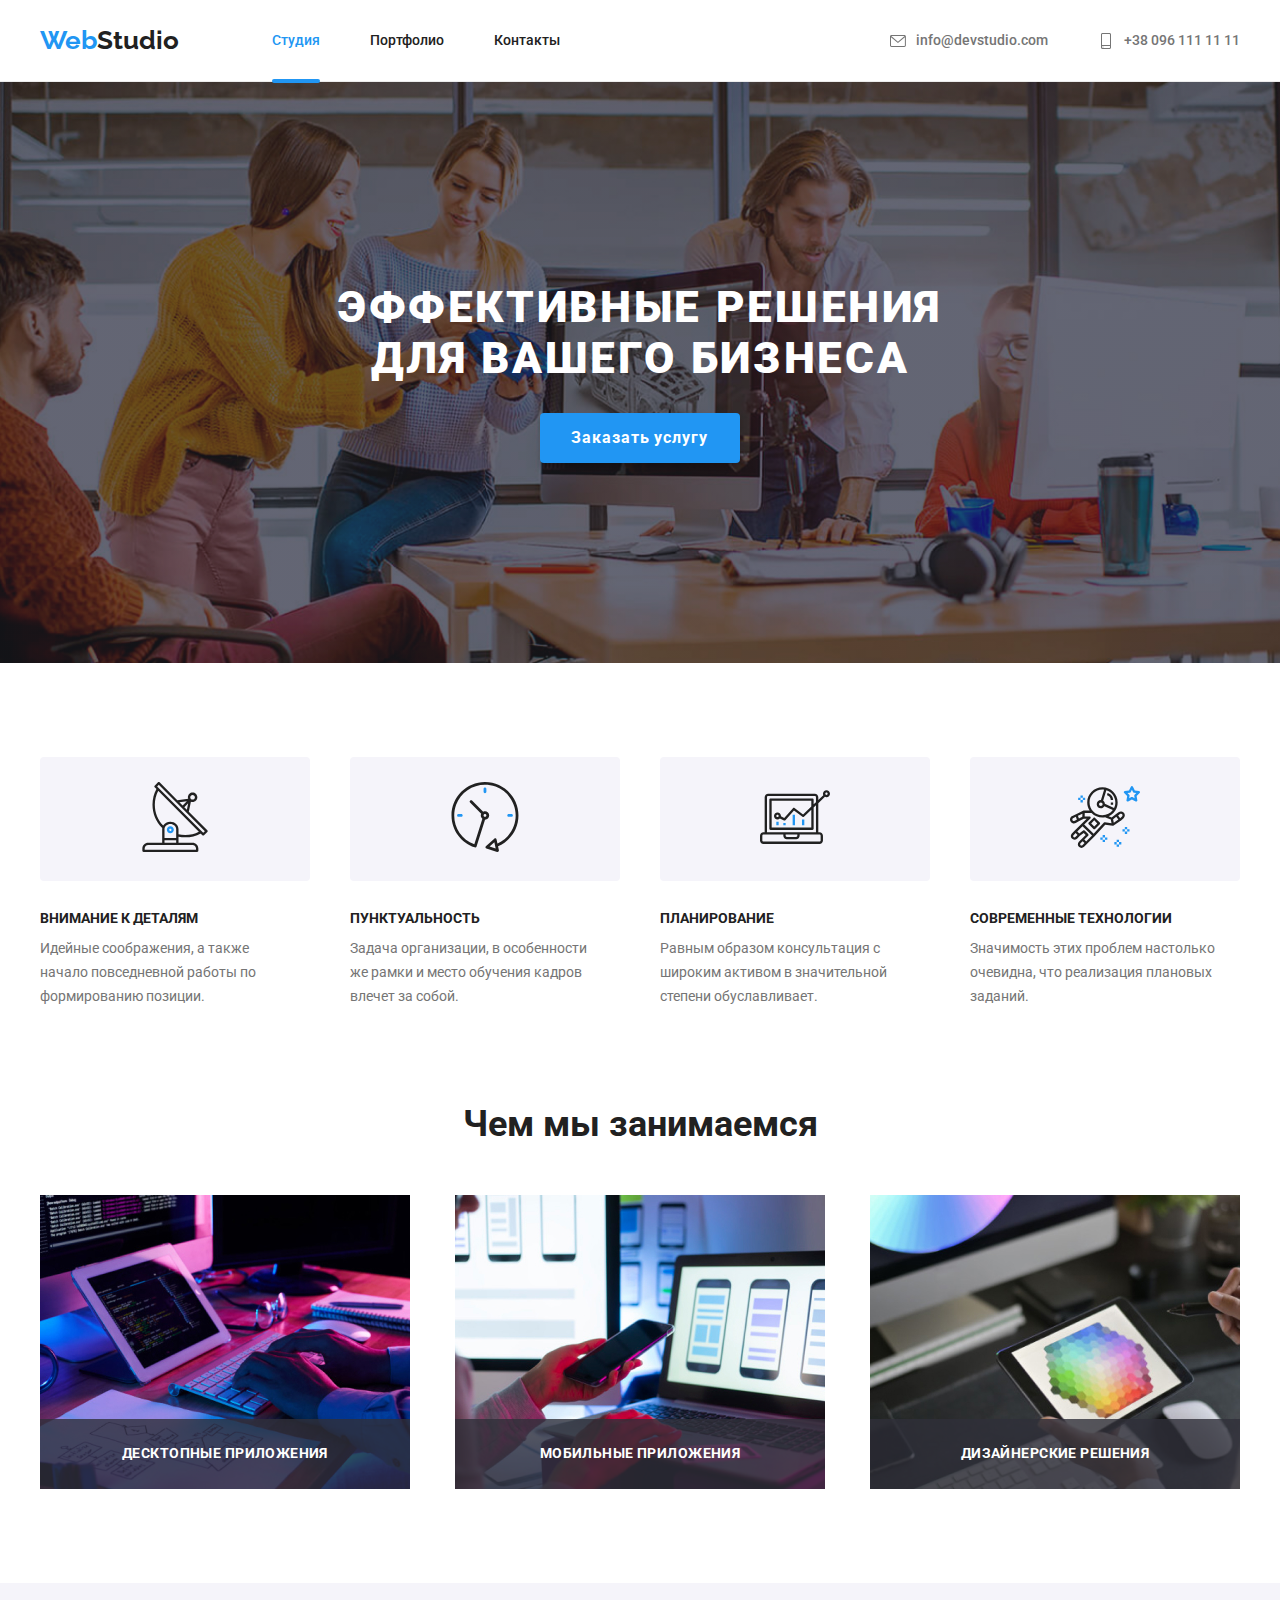
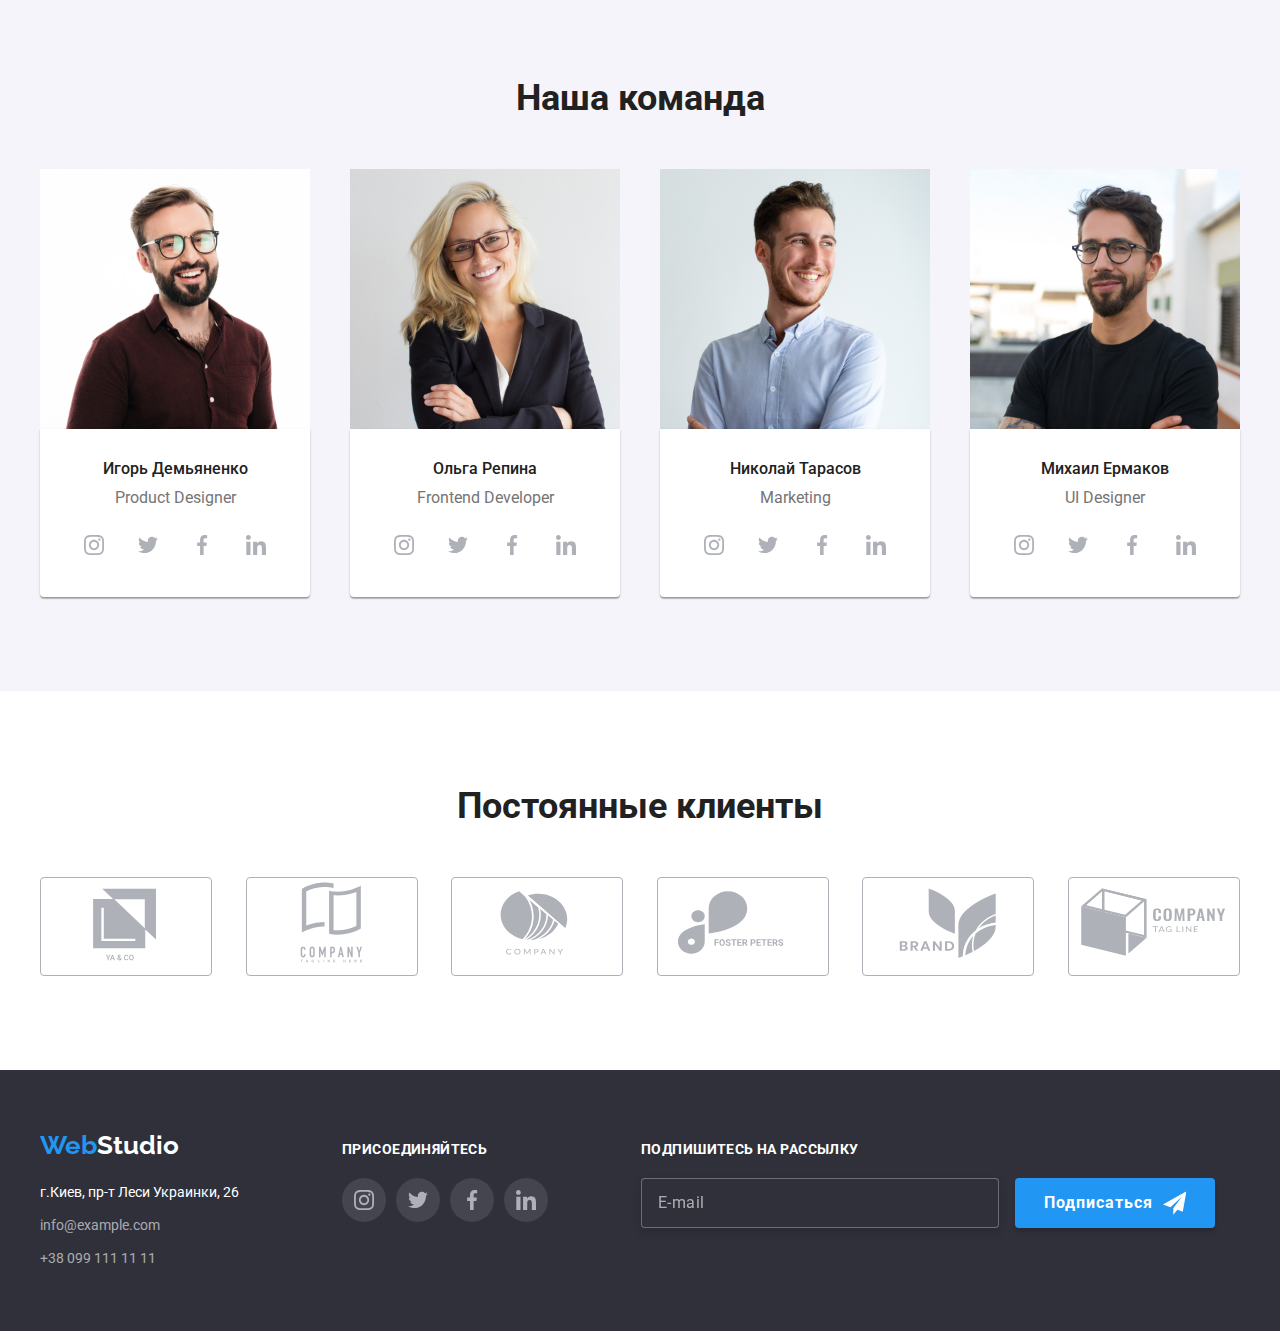
<file: index.html>
<!DOCTYPE html>
<html lang="ru">

<head>
    <meta charset="UTF-8">
    <meta http-equiv="X-UA-Compatible" content="IE=edge">
    <meta name="viewport" content="width=device-width, initial-scale=1.0">
    <title>Студия</title>
    <link rel="preconnect" href="https://fonts.googleapis.com">
    <link rel="preconnect" href="https://fonts.gstatic.com" crossorigin>
    <link
        href="https://fonts.googleapis.com/css2?family=Raleway:wght@700&family=Roboto:wght@400;500;700;900&display=swap"
        rel="stylesheet">
    <link rel="stylesheet"
        href="https://cdnjs.cloudflare.com/ajax/libs/modern-normalize/1.1.0/modern-normalize.min.css">
    <!-- <link rel="stylesheet" href="./css/styles.css"> -->
    <link rel="stylesheet" href="./scss/main.css">

</head>

<body>

    <!-- Верхняя линия -->
    <header class="header">
        <div class="container header__container">
            
                <nav class="nav">
                    <a class="logo" href="./index.html"><span class="logo__word">Web</span>Studio</a>
                    <ul class="nav__list">
                        <li class="nav__item nav__item--decor">
                            <a class="nav__link nav__link--activ" href="./index.html">Студия</a>
                        </li>
                        <li class="nav__item">
                            <a class="nav__link" href="./portfolio.html">Портфолио</a>
                        </li>
                        <li class="nav__item">
                            <a class="nav__link" href="#">Контакты</a>
                        </li>
                    </ul>
                </nav>
                
                <ul class="header__contact-list">
                    <li>
                        <a class="header__contact-link" href="mailto:info@devstudio.com">
                        <svg class="header__contact-icon">
                            <use href="./images/spryte.svg#icon-envelope"></use>
                        </svg>info@devstudio.com</a>
                    </li>
                    <li class="header__contact-item">
                        <a class="header__contact-link" href="tel:+380961111111">
                        <svg class="header__contact-icon">
                            <use href="./images/spryte.svg#icon-smartphone"></use>
                        </svg> +38 096 111 11 11</a>

                    </li>
                </ul>
            
        </div>
    </header>


    <main>
        <!-- Шапка -->
        <section class="hero">
            <div class="hero__content">
                <h1 class="hero__header">Эффективные решения для вашего бизнеса</h1>
                <button data-modal-open type="button" class="button hero__button">Заказать услугу</button>
                
                <div  class="backdrop is-hidden" data-modal>
                    <div class="modal"> 
                        <div class="modal__button" data-modal-close></div>
                       <form class="form">
                            <p class="form__header">Оставьте свои данные, мы вам перезвоним</p>

                            <div class="form__container">
                                <label class="form__input-label"  for="contact-us-name">Имя</label>
                                <input class="form__input" type="text" name="username" id="contact-us-name">
                                <span class="form__input-decor-orientation">
                                    <svg class="form__input-decor-icon">
                                    <use href="./images/form.svg#icon-person-black"></use>
                                    </svg> 
                                </span>
                            </div>

                            <div class="form__container">
                                <label class="form__input-label" for="contact-us-tel">Телефон</label>
                                <input class="form__input" type="tel" name="tel" id="contact-us-tel">
                                <span  class="form__input-decor-orientation">
                                    <svg class="form__input-decor-icon">
                                        <use href="./images/form.svg#icon-phone-black"></use>
                                    </svg>
                                </span>
                            </div>

                            <div class="form__container">
                                <label class="form__input-label" for="contact-us-email">Почта</label>
                                <input class="form__input" type="email" name="email" id="contact-us-email">
                                <span  class="form__input-decor-orientation">
                                    <svg class="form__input-decor-icon">
                                        <use href="./images/form.svg#icon-email-black"></use>
                                    </svg>
                                </span>
                            </div>
                            
                            <label class="form__input-label" for="contact-us-feedback">Комментарий</label>
                            <textarea class="form__textarea" name="feedback" id="contact-us-feedback" placeholder="Введите текст"></textarea>
                            
                            <label class="form__checkbox-label" for="checkbox-1">
                                <input class="form__checkbox-input" type="checkbox" id="checkbox-1" />
                                <span class="form__custom-checkbox">
                                    <svg class="form__custom-checkbox-icon">
                                        <use href="./images/form.svg#icon-vector"></use>
                                    </svg> 
                               </span>
                                Соглашаюсь с рассылкой и принимаю <a class="form__checkbox-link" href="#">Условия договора</a>
                            </label>
                            
                            <button class="button form__button" type="submit">Отправить</button>
                       </form>
                    </div> 
                </div>
               
            </div>
        </section>

        <!-- Особенности -->
        <section class="section">
            <div class="container">
                <h2 class="header-hidden">Особенности компании</h2>
                <ul class="advantages">
                    <li>
                        <div class="advantages__itemdecor">
                            <svg class="advantages__itemdecor-icon">
                                <use href="./images/spryte.svg#icon-antenna"></use>
                            </svg>

                        </div>
                        <h3 class="advantages__header">Внимание к деталям</h3>
                        <p class="advantages__description">Идейные соображения, а также <br> начало повседневной работы по
                            формированию позиции.
                        </p>
                    </li>
                    <li>
                        <div class="advantages__itemdecor">
                            <svg class="advantages__itemdecor-icon">
                                <use href="./images/spryte.svg#icon-clock"></use>
                            </svg>
                        </div>
                        <h3 class="advantages__header">Пунктуальность</h3>
                        <p class="advantages__description">Задача организации, в особенности <br> же рамки и место обучения
                            кадров влечет за собой.
                        </p>
                    </li>
                    <li>
                        <div class="advantages__itemdecor">
                            <svg class="advantages__itemdecor-icon">
                                <use href="./images/spryte.svg#icon-diagram"></use>
                            </svg>
                        </div>
                        <h3 class="advantages__header">Планирование</h3>
                        <p class="advantages__description">Равным образом консультация с широким активом в значительной
                            степени обуславливает.
                        </p>
                    </li>
                    <li>
                        <div class="advantages__itemdecor">
                            <svg class="advantages__itemdecor-icon">
                                <use href="./images/spryte.svg#icon-astronaut"></use>
                            </svg>
                        </div>
                        <h3 class="advantages__header">Современные технологии</h3>
                        <p class="advantages__description">Значимость этих проблем настолько очевидна, что реализация
                            плановых заданий.
                        </p>
                    </li>
                </ul>
                <h2 class="sections-header">Чем мы занимаемся</h2>
                
                    <ul class="about-us">
                        <li class="about-us__card">
                            <img src="images/about-us/box-1.jpg" alt="Здесь изображен процесс написания кода"
                                width="370">
                                <p class="about-us__card-text">Десктопные приложения</p>
                        </li>
                        <li class="about-us__card">
                            <img src="images/about-us/box-2.jpg"
                                alt="Здесь изображен процесс адаптации под различные мобильные устройства" width="370">
                                <p class="about-us__card-text">Мобильные приложения</p>
                        </li>
                        <li class="about-us__card">
                            <img src="images/about-us/box-3.jpg"
                                alt="Здесь изображен процесс создания дизайна-выбор цвета из палитры" width="370">
                                <p class="about-us__card-text">Дизайнерские решения</p>
                        </li>
                    </ul>
            </div>
        </section>
        
       
        <!-- Наша команда -->

        <section class="section section--bg-dark">
            <div class="container">
                <h2 class="sections-header">Наша команда</h2>
                <ul class="our-comand">
                    <li class="our-comand__item">
                        <img class="our-comand__image" src="images/cards/card-1.jpg" alt="Фото Игоря Демьяненко" width="270">
                        <div class="our-comand__description">
                            <h3 class="our-comand__name">Игорь Демьяненко</h3>
                            <p class="our-comand__text">Product Designer</p>
                            <ul class="social-list">
                                <li class="social-list__item">
                                    <a class="social-list__link" href="#">
                                        <svg class="social-list__icon">
                                            <use href="./images/spryte.svg#icon-instagram"></use>
                                        </svg>
                                    </a>
                                </li>
                                <li class="social-list__item">
                                    <a class="social-list__link" href="#">
                                        <svg class="social-list__icon">
                                            <use href="./images/spryte.svg#icon-twitter"></use>
                                        </svg>
                                    </a>
                                </li>
                                <li class="social-list__item">
                                    <a class="social-list__link" href="#">
                                        <svg class="social-list__icon">
                                            <use href="./images/spryte.svg#icon-facebook"></use>
                                        </svg>
                                    </a>
                                </li>
                                <li class="social-list__item">
                                    <a class="social-list__link" href="#">
                                        <svg class="social-list__icon">
                                            <use href="./images/spryte.svg#icon-linkedin"></use>
                                        </svg>
                                    </a>
                                </li>
                            </ul>
                        </div>
                    </li>
                    <li class="our-comand__item">
                        <img class="our-comand__image" src="images/cards/card-2.jpg" alt="Фото Олечки Репиной" width="270">
                        <div class="our-comand__description">
                            <h3 class="our-comand__name">Ольга Репина</h3>
                            <p class="our-comand__text">Frontend Developer</p>
                            <ul class="social-list">
                                <li class="social-list__item">
                                    <a class="social-list__link" href="#">
                                        <svg class="social-list__icon">
                                            <use href="./images/spryte.svg#icon-instagram"></use>
                                        </svg>
                                    </a>
                                </li>
                                <li class="social-list__item">
                                    <a class="social-list__link" href="#">
                                        <svg class="social-list__icon">
                                            <use href="./images/spryte.svg#icon-twitter"></use>
                                        </svg>
                                    </a>
                                </li>
                                <li class="social-list__item">
                                    <a class="social-list__link" href="#">
                                        <svg class="social-list__icon">
                                            <use href="./images/spryte.svg#icon-facebook"></use>
                                        </svg>
                                    </a>
                                </li>
                                <li class="social-list__item">
                                    <a class="social-list__link" href="#">
                                        <svg class="social-list__icon">
                                            <use href="./images/spryte.svg#icon-linkedin"></use>
                                        </svg>
                                    </a>
                                </li>
                            </ul>
                        </div>
                    </li>
                    <li class="our-comand__item">
                        <img class="our-comand__image" src="images/cards/card-3.jpg" alt="Фото Николая Тарасова" width="270">
                        <div class="our-comand__description">
                            <h3 class="our-comand__name">Николай Тарасов</h3>
                            <p class="our-comand__text">Marketing</p>
                            <ul class="social-list">
                                <li class="social-list__item">
                                    <a class="social-list__link" href="#">
                                        <svg class="social-list__icon">
                                            <use href="./images/spryte.svg#icon-instagram"></use>
                                        </svg>
                                    </a>
                                </li>
                                <li class="social-list__item">
                                    <a class="social-list__link" href="#">
                                        <svg class="social-list__icon">
                                            <use href="./images/spryte.svg#icon-twitter"></use>
                                        </svg>
                                    </a>
                                </li>
                                <li class="social-list__item">
                                    <a class="social-list__link" href="#">
                                        <svg class="social-list__icon">
                                            <use href="./images/spryte.svg#icon-facebook"></use>
                                        </svg>
                                    </a>
                                </li>
                                <li class="social-list__item">
                                    <a class="social-list__link" href="#">
                                        <svg class="social-list__icon">
                                            <use href="./images/spryte.svg#icon-linkedin"></use>
                                        </svg>
                                    </a>
                                </li>
                            </ul>
                        </div>
                    </li>
                    <li class="our-comand__item">
                        <img class="our-comand__image" src="images/cards/card-4.jpg" alt="Фото Михаила Ермакова" width="270">
                        <div class="our-comand__description">
                            <h3 class="our-comand__name">Михаил Ермаков</h3>
                            <p class="our-comand__text">UI Designer</p>
                            <ul class="social-list">
                                <li class="social-list__item">
                                    <a class="social-list__link" href="#">
                                        <svg class="social-list__icon">
                                            <use href="./images/spryte.svg#icon-instagram"></use>
                                        </svg>
                                    </a>
                                </li>
                                <li class="social-list__item">
                                    <a class="social-list__link" href="#">
                                        <svg class="social-list__icon">
                                            <use href="./images/spryte.svg#icon-twitter"></use>
                                        </svg>
                                    </a>
                                </li>
                                <li class="social-list__item">
                                    <a class="social-list__link" href="#">
                                        <svg class="social-list__icon">
                                            <use href="./images/spryte.svg#icon-facebook"></use>
                                        </svg>
                                    </a>
                                </li>
                                <li class="social-list__item">
                                    <a class="social-list__link" href="#">
                                        <svg class="social-list__icon">
                                            <use href="./images/spryte.svg#icon-linkedin"></use>
                                        </svg>
                                    </a>
                                </li>
                            </ul>
                        </div>
                    </li>
                </ul>
            </div>
        </section>
        
    
        <!-- Наши клиенты -->
        <section class="section">
            <div class="container">
                <h2 class="sections-header">Постоянные клиенты</h2>
                <ul class="our-clients">
                    <li class="our-clients__item">
                        <svg class="our-clients__icon">
                            <use href="./images/spryte.svg#icon-client-1"></use>
                        </svg>
                    </li>
                    <li class="our-clients__item">
                        <svg class="our-clients__icon">
                            <use href="./images/spryte.svg#icon-client-2"></use>
                        </svg>
                    </li>
                    <li class="our-clients__item">
                        <svg class="our-clients__icon">
                            <use href="./images/spryte.svg#icon-client-3"></use>
                        </svg>
                    </li>
                    <li class="our-clients__item">
                        <svg class="our-clients__icon">
                            <use href="./images/spryte.svg#icon-client-4"></use>
                        </svg>
                    </li>
                    <li class="our-clients__item">
                        <svg class="our-clients__icon">
                            <use href="./images/spryte.svg#icon-client-5"></use>
                        </svg>
                    </li>
                    <li class="our-clients__item">
                        <svg class="our-clients__icon">
                            <use href="./images/spryte.svg#icon-client-6"></use>
                        </svg>
                    </li>
                </ul>
            </div>
        </section>

    </main>
    <!-- Подвал -->
    <footer class="footer">
        <div class="container">
            <div class="footer__ferst-box">
                <a class="logo" href="./index.html"><span class="logo__word">Web</span><span
                        class="logo__second-word">Studio</span></a>
                <address class="footer__adress">
                    <a class="footer__adress-link"
                        href="https://www.google.com.ua/maps/place/%D0%B1%D1%83%D0%BB.+%D0%9B%D0%B5%D1%81%D0%B8+%D0%A3%D0%BA%D1%80%D0%B0%D0%B8%D0%BD%D0%BA%D0%B8,+26,+%D0%9A%D0%B8%D0%B5%D0%B2,+02000/@50.4265841,30.5361971,17z/data=!3m1!4b1!4m5!3m4!1s0x40d4cf0e033ecbe9:0x57a4dffefec77da0!8m2!3d50.4265807!4d30.5383858?hl=ru">г.Киев,
                        пр-т Леси Украинки, 26</a>
                    <a class="footer__mail-link" href="mailto:info@devstudio.com">info@example.com</a>
                    <a class="footer__fone-link" href="tel:+380961111111">+38 099 111 11 11</a>
                </address>
            </div>

            <div class="footer__second-box">
                <p class="footer__header">Присоединяйтесь</p>
                <ul class="social-list">
                    <li class="social-list__item">
                        <a class="social-list__link" href="#">
                            <svg class="social-list__icon">
                                <use href="./images/spryte.svg#icon-instagram"></use>
                            </svg>
                        </a>
                    </li>
                    <li class="social-list__item">
                        <a class="social-list__link" href="#">
                            <svg class="social-list__icon">
                                <use href="./images/spryte.svg#icon-twitter"></use>
                            </svg>
                        </a>
                    </li>
                    <li class="social-list__item">
                        <a class="social-list__link" href="#">
                            <svg class="social-list__icon">
                                <use href="./images/spryte.svg#icon-facebook"></use>
                            </svg>
                        </a>
                    </li>
                    <li class="social-list__item">
                        <a class="social-list__link" href="#">
                            <svg class="social-list__icon">
                                <use href="./images/spryte.svg#icon-linkedin"></use>
                            </svg>
                        </a>
                    </li>
                </ul>
            </div>
            <div class="footer__third-box">
                <p class="footer__header">Подпишитесь на рассылку</p>
            
                <input class="footer__email-input" type="email" placeholder="E-mail">
                <button class="button" type="submit">
                        <span class="footer__button-text">Подписаться
                            <svg class="footer__button-icon">
                                <use href="./images/form.svg#icon-send"></use>
                            </svg>
                        </span>  
                </button>
            </div>
        </div>
    </footer>
    <script src="./js/modal.js"></script>
</body>

</html>
</file>
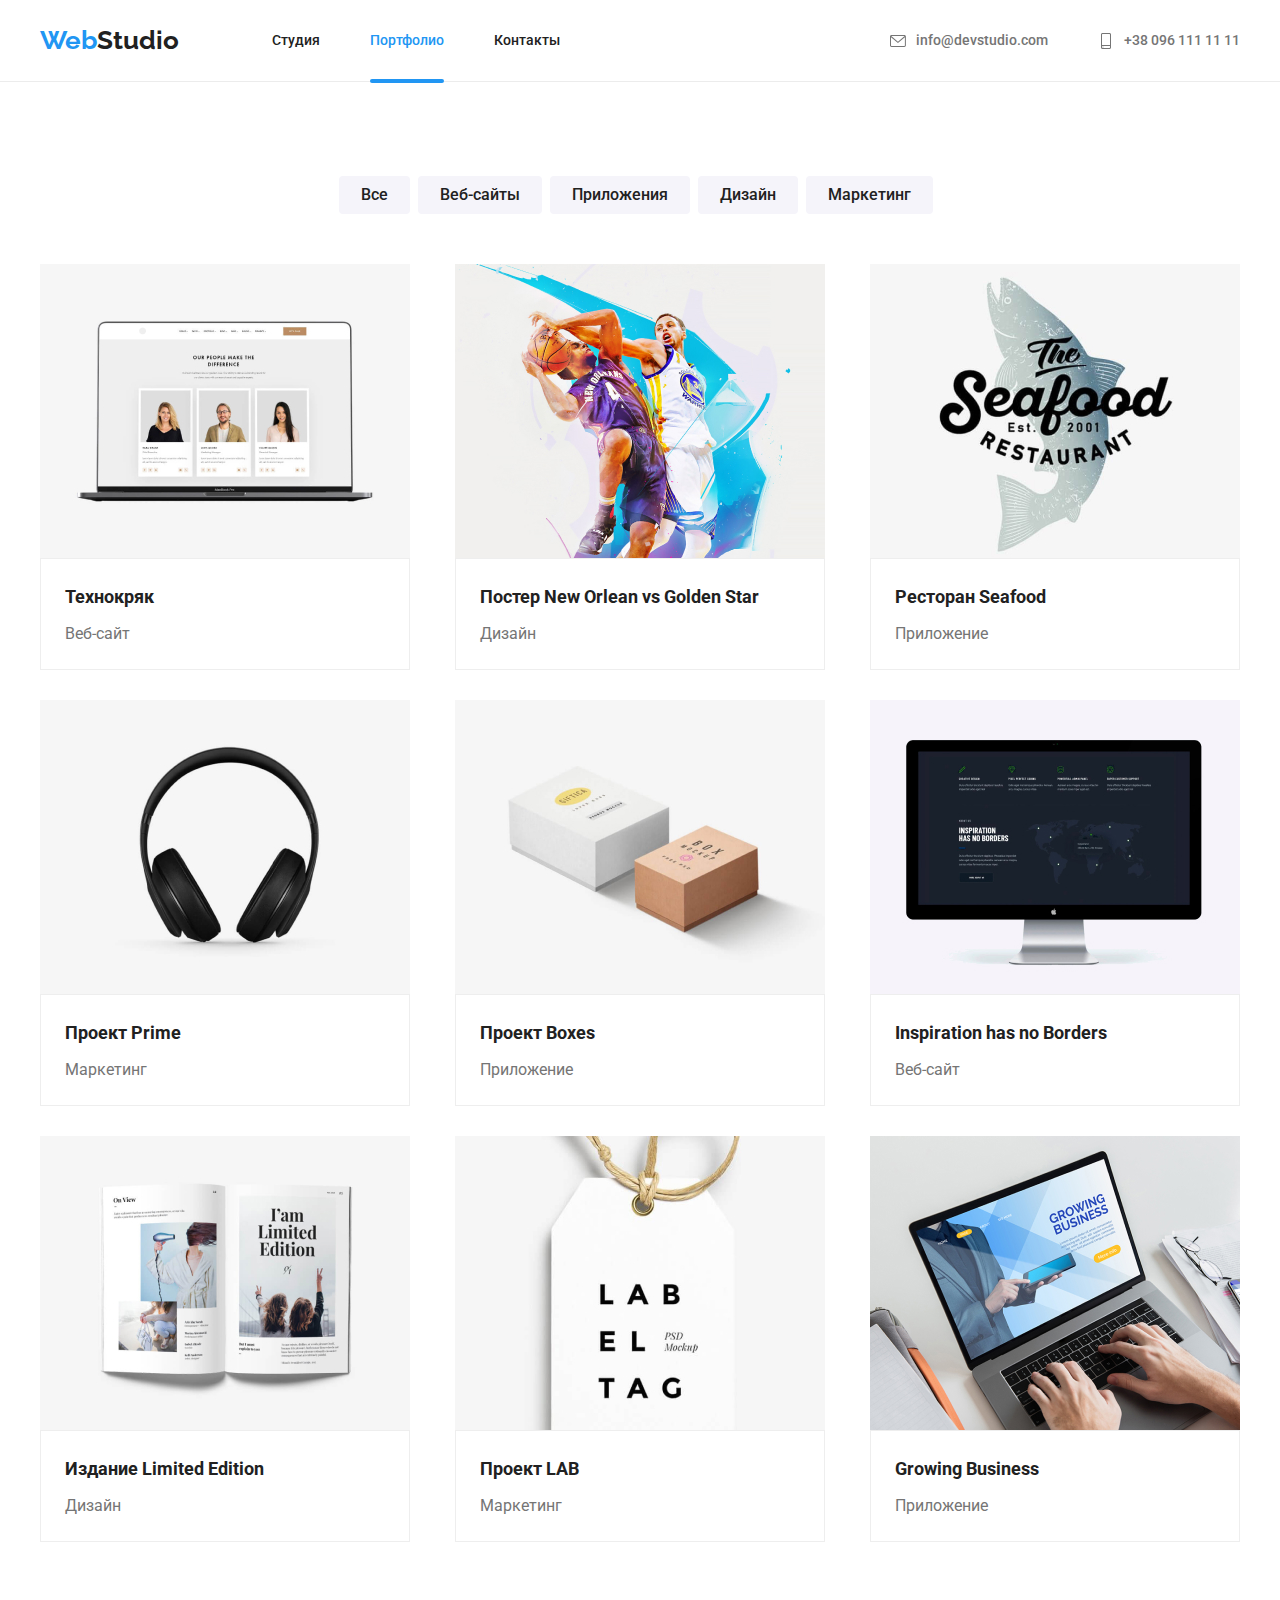
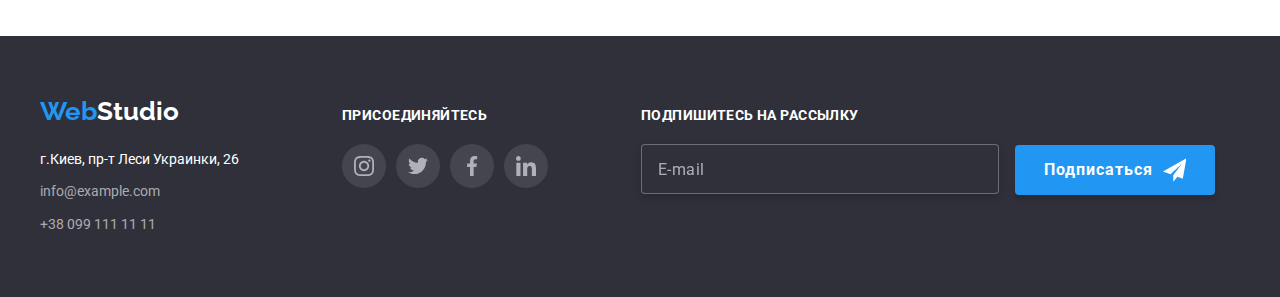
<file: portfolio.html>
<!DOCTYPE html>
<html lang="ru">

<head>
    <meta charset="UTF-8">
    <meta http-equiv="X-UA-Compatible" content="IE=edge">
    <meta name="viewport" content="width=device-width, initial-scale=1.0">
    <title>Портфолио</title>
    <link rel="preconnect" href="https://fonts.googleapis.com">
    <link rel="preconnect" href="https://fonts.gstatic.com" crossorigin>
    <link
        href="https://fonts.googleapis.com/css2?family=Raleway:wght@700&family=Roboto:wght@400;500;700;900&display=swap"
        rel="stylesheet">
    <link rel="stylesheet"
        href="https://cdnjs.cloudflare.com/ajax/libs/modern-normalize/1.1.0/modern-normalize.min.css">
    <!-- <link rel="stylesheet" href="./css/styles.css"> -->
    <!-- <link rel="stylesheet" href="./scss/main.css"> -->
    <link rel="stylesheet" href="./scss/main.css">

</head>

<body>
    <!-- Верхняя линия портфолио -->
    <header class="header">
        <div class="container header__container">
            
            <nav class="nav">
                <a class="logo" href="./index.html"><span class="logo__word">Web</span>Studio</a>
                <ul class="nav__list">
                    <li class="nav__item">
                        <a class="nav__link" href="./index.html">Студия</a>
                    </li>
                    <li class="nav__item nav__item--decor">
                        <a class="nav__link nav__link--activ" href="./portfolio.html">Портфолио</a>
                    </li>
                    <li class="nav__item">
                        <a class="nav__link" href="#">Контакты</a>
                    </li>
                </ul>
            </nav>

            <ul class="header__contact-list">
                <li>
                    <a class="header__contact-link" href="mailto:info@devstudio.com">
                        <svg class="header__contact-icon">
                            <use href="./images/spryte.svg#icon-envelope"></use>
                        </svg>info@devstudio.com</a>
                </li>
                <li class="header__contact-item">
                    <a class="header__contact-link" href="tel:+380961111111">
                        <svg class="header__contact-icon">
                            <use href="./images/spryte.svg#icon-smartphone"></use>
                        </svg>+38 096 111 11 11</a>
                </li>
            </ul>
        
        </div>
    </header>
    <main>
        <!-- Портфолио -->
        <section class="section portfolio__section">
            <div class="container">
                <h2 class="header-hidden">Примеры наших работ</h2>
                <ul class="portfolio__button-list">
                    <li><button class="portfolio__button" type="button">Все</button></li>
                    <li><button class="portfolio__button" type="button">Веб-сайты</button></li>
                    <li><button class="portfolio__button" type="button">Приложения</button></li>
                    <li><button class="portfolio__button" type="button">Дизайн</button></li>
                    <li><button class="portfolio__button" type="button">Маркетинг</button></li>
                </ul>
                <ul class="portfolio__content-list">
                    <li class="portfolio__item">
                        
                        <div class="portfolio__card-icon">
                            <img src="./images/portfolio/tehno.jpg"
                            alt="Здесь иображен ноутбук на экране которого видно вебсайт" width="370">
                            <div class="potfolio__card-capture">
                                <p class="portfolio__card-capture-text">Ресурс предлагает комплексные предложения с разным уровнем функционала и сервисов. Все это позволит посетителю получить исчерпывающие сведения о компании или частном лице.</p>
                               
                            </div>
                        </div>
                        
                        <div class="potfolio__card-description-box">
                            <h3 class="potfolio__card-description-product">Технокряк</h3>
                            <p class="potfolio__card-description-classification">Веб-сайт</p>
                        </div>
                    </li>

                    <li class="portfolio__item">
                        <div class="portfolio__card-icon">
                            <img src="./images/portfolio/new-orlean.jpg" alt="Здесь изображены два баскетболиста"
                            width="370">
                            <div class="potfolio__card-capture">
                                <p class="portfolio__card-capture-text">Ресурс предлагает комплексные предложения с разным уровнем функционала и сервисов. Все это позволит посетителю получить исчерпывающие сведения о компании или частном лице.</p>
                               
                            </div>
                        </div>    
                        <div class="potfolio__card-description-box">
                            <h3 class="potfolio__card-description-product">Постер New Orlean vs Golden Star</h3>
                            <p class="potfolio__card-description-classification">Дизайн</p>
                        </div>
                    </li>

                    <li class="portfolio__item">
                        <div class="portfolio__card-icon">
                        <img src="./images/portfolio/seafood.jpg" alt="Здесь изображен логотип ресторана" width="370">
                        <div class="potfolio__card-capture">
                            <p class="portfolio__card-capture-text">Ресурс предлагает комплексные предложения с разным уровнем функционала и сервисов. Все это позволит посетителю получить исчерпывающие сведения о компании или частном лице.</p>
                           
                        </div>
                    </div>

                        <div class="potfolio__card-description-box">
                            <h3 class="potfolio__card-description-product">Ресторан Seafood</h3>
                            <p class="potfolio__card-description-classification">Приложение</p>
                        </div>
                    </li>
                    <li class="portfolio__item">
                        <div class="portfolio__card-icon">
                        <img src="./images/portfolio/earfons.jpg" alt="Здесь иображены наушники" width="370">
                        <div class="potfolio__card-capture">
                            <p class="portfolio__card-capture-text">Ресурс предлагает комплексные предложения с разным уровнем функционала и сервисов. Все это позволит посетителю получить исчерпывающие сведения о компании или частном лице.</p>
                           
                        </div>
                    
                    </div>
                        <div class="potfolio__card-description-box">
                            <h3 class="potfolio__card-description-product">Проект Prime</h3>
                            <p class="potfolio__card-description-classification">Маркетинг</p>
                        </div>
                    </li>
                    <li class="portfolio__item">
                        <div class="portfolio__card-icon">
                        <img src="./images/portfolio/boxes.jpg" alt="Здесь иображены две кортонные коробки" width="370">
                        <div class="potfolio__card-capture">
                            <p class="portfolio__card-capture-text">Ресурс предлагает комплексные предложения с разным уровнем функционала и сервисов. Все это позволит посетителю получить исчерпывающие сведения о компании или частном лице.</p>
                           
                        </div>
                    </div>
                        <div class="potfolio__card-description-box">
                            <h3 class="potfolio__card-description-product">Проект Boxes</h3>
                            <p class="potfolio__card-description-classification">Приложение</p>
                        </div>
                    </li>
                    <li class="portfolio__item">
                        <div class="portfolio__card-icon">
                        <img src="./images/portfolio/insiration.jpg"
                            alt="Здесь иображен монитор персонального компьютера" width="370">
                            <div class="potfolio__card-capture">
                                <p class="portfolio__card-capture-text">Ресурс предлагает комплексные предложения с разным уровнем функционала и сервисов. Все это позволит посетителю получить исчерпывающие сведения о компании или частном лице.</p>
                               
                            </div>
                        </div>
                            <div class="potfolio__card-description-box">
                            <h3 class="potfolio__card-description-product">Inspiration has no Borders</h3>
                            <p class="potfolio__card-description-classification">Веб-сайт</p>
                        </div>
                    </li>
                    <li class="portfolio__item">
                        <div class="portfolio__card-icon">
                        <img src="./images/portfolio/edition.jpg" alt="Здесь изображен журнал" width="370">
                        <div class="potfolio__card-capture">
                            <p class="portfolio__card-capture-text">Ресурс предлагает комплексные предложения с разным уровнем функционала и сервисов. Все это позволит посетителю получить исчерпывающие сведения о компании или частном лице.</p>
                           
                        </div>
                    </div>
                        <div class="potfolio__card-description-box">
                            <h3 class="potfolio__card-description-product">Издание Limited Edition</h3>
                            <p class="potfolio__card-description-classification">Дизайн</p>
                        </div>
                    </li>
                    <li class="portfolio__item">
                        <div class="portfolio__card-icon">
                        <img src="./images/portfolio/lab.jpg" alt="Здесь изображен кулон с логотипом лаб" width="370">
                        <div class="potfolio__card-capture">
                            <p class="portfolio__card-capture-text">Ресурс предлагает комплексные предложения с разным уровнем функционала и сервисов. Все это позволит посетителю получить исчерпывающие сведения о компании или частном лице.</p>
                           
                        </div>
                    </div>
                        <div class="potfolio__card-description-box">
                            <h3 class="potfolio__card-description-product">Проект LAB</h3>
                            <p class="potfolio__card-description-classification">Маркетинг</p>
                        </div>
                    </li>
                    <li class="portfolio__item">
                        <div class="portfolio__card-icon">
                        <img src="./images/portfolio/growing.jpg"
                            alt="Здесь иображен ноутбук на экране которого можно увидеть приложение гровинг бизнес"
                            width="370">
                        <div class="potfolio__card-capture">
                                <p class="portfolio__card-capture-text">Ресурс предлагает комплексные предложения с разным уровнем функционала и сервисов. Все это позволит посетителю получить исчерпывающие сведения о компании или частном лице.</p>
                               
                        </div>   
                        </div>
                        <div class="potfolio__card-description-box">
                            <h3 class="potfolio__card-description-product">Growing Business</h3>
                            <p class="potfolio__card-description-classification">Приложение</p>
                        </div>
                    </li>
                </ul>
            </div>
        </section>

    </main>
    <!-- Подвал -->
    <footer class="footer">
        <div class="container">
            <div class="footer__ferst-box">
                <a class="logo" href="./index.html"><span class="logo__word">Web</span><span
                        class="logo__second-word">Studio</span></a>
                <address class="footer__adress">
                    <a class="footer__adress-link"
                        href="https://www.google.com.ua/maps/place/%D0%B1%D1%83%D0%BB.+%D0%9B%D0%B5%D1%81%D0%B8+%D0%A3%D0%BA%D1%80%D0%B0%D0%B8%D0%BD%D0%BA%D0%B8,+26,+%D0%9A%D0%B8%D0%B5%D0%B2,+02000/@50.4265841,30.5361971,17z/data=!3m1!4b1!4m5!3m4!1s0x40d4cf0e033ecbe9:0x57a4dffefec77da0!8m2!3d50.4265807!4d30.5383858?hl=ru">г.Киев,
                        пр-т Леси Украинки, 26</a>
                    <a class="footer__mail-link" href="mailto:info@devstudio.com">info@example.com</a>
                    <a class="footer__fone-link" href="tel:+380961111111">+38 099 111 11 11</a>
                </address>
            </div>

            <div class="footer__second-box">
                <p class="footer__header">Присоединяйтесь</p>
                <ul class="social-list">
                    <li class="social-list__item">
                        <a class="social-list__link" href="#">
                            <svg class="social-list__icon">
                                <use href="./images/spryte.svg#icon-instagram"></use>
                            </svg>
                        </a>
                    </li>
                    <li class="social-list__item">
                        <a class="social-list__link" href="#">
                            <svg class="social-list__icon">
                                <use href="./images/spryte.svg#icon-twitter"></use>
                            </svg>
                        </a>
                    </li>
                    <li class="social-list__item">
                        <a class="social-list__link" href="#">
                            <svg class="social-list__icon">
                                <use href="./images/spryte.svg#icon-facebook"></use>
                            </svg>
                        </a>
                    </li>
                    <li class="social-list__item">
                        <a class="social-list__link" href="#">
                            <svg class="social-list__icon">
                                <use href="./images/spryte.svg#icon-linkedin"></use>
                            </svg>
                        </a>
                    </li>
                </ul>
            </div>
            <div class="footer__third-box">
                <p class="footer__header">Подпишитесь на рассылку</p>
            
                <input class="footer__email-input" type="email" placeholder="E-mail">
                <button class="button" type="submit">
                        <span class="footer__button-text">Подписаться
                            <svg class="footer__button-icon">
                                <use href="./images/form.svg#icon-send"></use>
                            </svg>
                        </span>  
                </button>
            </div>
        </div>
    </footer>
    

</body>

</html>
</file>
<file: css/styles.css>
/* font-family: 'Raleway', sans-serif;
font-family: 'Roboto', sans-serif; */
/* target="_blank"
после href */


:root {
    --main-back-color: rgba(255, 255, 255, 1);
    --main-hover-focus-font-color: rgba(33, 150, 243, 1);
    --button-hover-focus-back-color: rgba(33, 150, 243, 1);
    --button-hover-focus-font-color: rgba(255, 255, 255, 1);
    --another-back-color: rgba(245, 244, 250, 1);
    --button-font-color: rgba(33, 33, 33, 1);
    --button-back-color: rgba(245, 244, 250, 1);
    --footer-font-color: rgba(255, 255, 255, 0.6);
    --footer-main-color: rgba(255, 255, 255, 1);
    --footer-hover-focus-color: rgba(33, 150, 243, 1);
    --main-section-padding: 94px;
    --footer-main-color: rgba(255, 255, 255, 1);
}

body {
    background-color: var(--main-back-color);
    color: rgba(117, 117, 117, 1);
    font-family: 'Roboto', sans-serif;

}


h2,
h3 {
    color: rgba(33, 33, 33, 1);
    font-weight: 700;
    margin: 0;
}

p {
    margin: 0;
}

ul {
    list-style: none;
    margin: 0;
    padding: 0;
}

a {
    text-decoration: none;
    color: rgba(33, 33, 33, 1);
}

img {
    display: block;
    max-width: 100%;
    height: auto;
}
.container {
    max-width: 1200px;
    margin: 0 auto;
}

.logo {
    display: inline-block;
    margin-right: 93px;

    font-family: 'Raleway', sans-serif;
    font-weight: 700;
    font-size: 26px;
    line-height: 1.2;
}
.sections-header {
    font-size: 36px;
    line-height: 1.17;
    padding-bottom: 50px;
    text-align: center;
}

/* Верхняя линия */
.header {
    padding: 25px 15px;
}
.header__bottom-border {
    border-bottom: 1px solid #ECECEC;
}



.flex {
    display: flex;
    align-items: center;
}

.header__content-orientation {
    display: flex;
    align-items: center;
    justify-content: space-between;
}

.nav {
    display: flex;
    align-items: center;
}

.nav__list {
    display: flex;
    align-items: center;
}

.logo__word {
    color: var(--main-hover-focus-font-color);
}

.nav__link {
    color: rgba(33, 33, 33, 1);
    font-weight: 500;
    font-size: 14px;
    line-height: 1.14;
    transition-duration: 250ms;
    transition-timing-function: cubic-bezier(0.4, 0, 0.2, 1);
}

.nav__item--decor {
    position: relative;
}

.nav__item--decor::after {
    content: "";
    position: absolute;
    width: 100%;
    height: 4px;
    left: 0px;
    bottom: -33px;
    background: #2196F3;
    border-radius: 2px;

}


.nav__link:hover,
.nav__link:focus,
.header__contact-link:hover,
.header__contact-link:focus {
    color: var(--main-hover-focus-font-color);
}

.nav__link--activ {
    color: var(--main-hover-focus-font-color)
}

.nav__item {
    margin-left: 50px;
}
.nav__item:first-child {
    margin-left: 0;
}
/* .auto-margin {
    margin-left: auto;
} */

.header__contact-link {
    display: flex;
    align-items: center;
    font-weight: 500;
    font-size: 14px;
    line-height: 1.14;
    color: rgba(117, 117, 117, 1);
    transition-duration: 250ms;
    transition-timing-function: cubic-bezier(0.4, 0, 0.2, 1);
}

.header__contact-icon {
    margin-right: 10px;
    max-width: 16px;
    max-height: 16px;
    fill: #757575;
    /* outline: 1px solid red; */
    transition-duration: 250ms;
    transition-timing-function: cubic-bezier(0.4, 0, 0.2, 1);
}
.header__contact-list {
    display: flex;
    align-items: center;
}
.header__contact-link:hover {
    color: var(--main-hover-focus-font-color);
}

.header__contact-link:hover .header__contact-icon {
    fill: var(--main-hover-focus-font-color)
}

.header__contact-item {
    margin-left: 50px;
}

/* Шапка */
.hero {
    background-color: #2F303A;
    padding-top: 200px;
    padding-bottom: 200px;
    background: linear-gradient(rgba(47, 48, 58, 0.4), rgba(47, 48, 58, 0.4)), url('../images/background/hero.jpg') center/cover no-repeat;
} 


.hero__content {
    margin: 0 auto;
    width: 695px;
}

.hero__header {
    font-weight: 900;
    font-size: 44px;
    line-height: 1, 36;

    text-align: center;
    letter-spacing: 0.06em;
    text-transform: uppercase;
    color: #FFFFFF;
    margin-top: 0px;
}

.hero__button {
    display: inline-block;
    padding: 10px 32px;
    background-color: var(--button-hover-focus-back-color);
    border-radius: 4px;
    border: none;

    font-family: 'Roboto', sans-serif;
    font-weight: 700;
    font-size: 16px;
    line-height: 1.88;
    text-align: center;
    color: var(--button-hover-focus-font-color);
    margin-left: 247px;
    transition-duration: 250ms;
    transition-timing-function: cubic-bezier(0.4, 0, 0.2, 1);
}

.hero__button:hover,
.hero__button:focus {
    cursor: pointer;
}


/* Модальное окно */
.backdrop {
    position: fixed;
    display: flex;
    justify-content: center;
    align-items: center;
    width: 100vw;
    height: 100vh;
    background-color: rgba(0, 0, 0, 0.2);
    top: 0;
    left: 0;
    z-index: 100;
}


.is-hidden {
    display: none;
}

.modal {
    position: relative;
    width: 528px;
    height: 581px;
    padding: 40px;
    background-color: rgba(255, 255, 255, 1);
    box-shadow: 0px 1px 3px rgba(0, 0, 0, 0.12), 0px 1px 1px rgba(0, 0, 0, 0.14), 0px 2px 1px rgba(0, 0, 0, 0.2);
    border-radius: 4px;
}

.modal__button {
    position: absolute;
    right: 8px;
    top: 8px;
    width: 30px;
    height: 30px;
    border: 1px solid rgba(0, 0, 0, 0.1);
    border-radius: 50%;
    cursor: pointer;
}

.modal__button::before,
.modal__button::after {
    content: "";
    position: absolute;
    top: 50%;
    left: 50%;

    width: 16px;
    height: 2px;
    background-color: #000000;
}

.modal__button::before {
    transform: translate(-50%, -50%) rotate(-45deg);
}

.modal__button::after {
    transform: translate(-50%, -50%) rotate(45deg);
}

/* Форма */
.form {
    display: flex;
    flex-direction: column;
}

.form>.form__container {
    display: flex;
    flex-direction: column;
}

.form__header {
    font-weight: 700;
    font-size: 20px;
    line-height: 1.15;
    text-align: center;
    letter-spacing: 0.03em;
    color: #212121;
    margin-bottom: 12px;
}

.form__container {
    margin-bottom: 10px;
    position: relative;
}

.form__input-label {
    margin-bottom: 4px;
    font-size: 12px;
    line-height: 1.17;
    letter-spacing: 0.01em;
    color: #757575;
}

.form__input {
    height: 40px;
    border: 1px solid rgba(33, 33, 33, 0.2);
    border-radius: 4px;
    padding-left: 42px;
    box-sizing: border-box;
}

.form__input:focus-within {
    outline: none;
    border: 1px solid #2196F3;
    border-radius: 4px;
}

.form__container:focus-within>.form__input-decor-orientation {
    fill: #188CE8;
}

.form__textarea {
    min-height: 120px;
    border: 1px solid rgba(33, 33, 33, 0.2);
    box-sizing: border-box;
    border-radius: 4px;
    resize: none;
    box-sizing: border-box;
    margin-bottom: 20px;
}

.form__textarea:focus-within {
    outline: none;
    border: 1px solid #2196F3;
    border-radius: 4px;
}

.form__textarea::placeholder {
    font-size: 12px;
    line-height: 1.14;
    letter-spacing: 0.01em;
    color: rgba(117, 117, 117, 0.5);
    padding: 12px 16px;
}

.form__input-decor-orientation {
    position: absolute;
    top: 28px;
    left: 15px;
}

.form__input-decor-icon {
    width: 18px;
    height: 18px;
    /* fill: #212121; */

}

.form__checkbox-label {
    position: relative;
    font-size: 14px;
    line-height: 1.71;
    letter-spacing: 0.03em;
    color: #757575;
    margin-bottom: 30px;
    padding-left: 32px;
}

.form__checkbox-input {
    position: absolute;
    width: 0;
    height: 0;
    z-index: -1;
    /* display: none; */
}

.form__custom-checkbox {
    position: absolute;
    top: 4px;
    left: 7px;
    border: 2px solid black;
    width: 16px;
    height: 15px;
    border-radius: 3px;

}

.form__checkbox-input:checked~.form__custom-checkbox>.form__custom-checkbox-icon {
    fill: #FFFFFF;
}

.form__checkbox-input:checked~.form__custom-checkbox {
    background-color: #188CE8;
    border: none;
}


.form__custom-checkbox-icon {
    position: absolute;
    top: 4px;
    left: 3px;
    width: 11px;
    height: 8px;
    fill: transparent;
}

.form__checkbox-link {
    text-decoration: underline;
    color: var(--main-hover-focus-font-color);
}

.form__button {
    display: inline-block;
    font-weight: 700;
    font-size: 16px;
    line-height: 2;
    text-align: center;
    letter-spacing: 0.06em;
    color: #FFFFFF;
    background-color: #2196F3;
    padding: 10px 56px;
    border: none;
    box-shadow: 0px 4px 4px rgba(0, 0, 0, 0.15);
    border-radius: 4px;
    max-width: 200px;
    margin: 0 auto;
    transition-duration: 250ms;
    transition-timing-function: cubic-bezier(0.4, 0, 0.2, 1);
}

.form__button:hover,
.form__button:focus {
    background: #188CE8;
}

/* Особенности */

.advantages {
    padding-top: var(--main-section-padding);
}

.header-hidden {
    clip: rect(0 0 0 0);
    clip-path: inset(50%);
    height: 1px;
    overflow: hidden;
    position: absolute;
    white-space: nowrap;
    width: 1px;
}

.advantages__list {
    display: flex;
    align-items: center;
    justify-content: space-between;
}

.advantages__itemdecor {
    background-color: #F5F4FA;
    margin-bottom: 30px;
    border-radius: 4px;
}

.advantages__itemdecor-icon {
    max-width: 70px;
    max-height: 70px;
    margin: 25px 100px;
}

.advantages__header {
    font-size: 14px;
    line-height: 1.14;
    text-transform: uppercase;
    padding-bottom: 10px;
}

.advantages__description {
    font-size: 14px;
    line-height: 1.71;
    width: 270px;
    text-align: left;
    margin-bottom: 0;
}

/* Чем мы занимаемся */
.about-us {
    padding-top: var(--main-section-padding);
    padding-bottom: var(--main-section-padding);
}

.about-us__list {
    display: flex;
    align-items: center;
    justify-content: space-between;
}

.about-us__card {
    position: relative;
}

.about-us__card-text {
    position: absolute;
    left: 0;
    bottom: 0;
    height: 24%;
    width: 100%;
    text-align: center;
    background-color: rgba(47, 48, 58, 0.8);
    padding-top: 27px;

    font-family: 'Roboto';
    font-style: normal;
    font-weight: 700;
    font-size: 14px;
    line-height: 1.14;
    text-align: center;
    letter-spacing: 0.03em;
    text-transform: uppercase;
    color: #FFFFFF;
}

/* Наша команда */
.our-comand {
    background-color: var(--another-back-color);
    padding-top: var(--main-section-padding);
    padding-bottom: var(--main-section-padding);

}

.our-header {
    font-size: 36px;
    line-height: 1.17;
    text-align: center;
    padding-bottom: 50px;
}

.our-comand__list {
    display: flex;
    justify-content: space-between;
}

.our-comand__card-item {
    display: flex;
    flex-direction: column;
    /* height: 368px; */
    width: 270px;
    background-color: var(--main-back-color);
}

.our-comand__card-container {
    background-color: var(--main-back-color);
    padding: 30px 32px;
    box-shadow: 0px 1px 3px rgba(0, 0, 0, 0.12), 0px 1px 1px rgba(0, 0, 0, 0.14), 0px 2px 1px rgba(0, 0, 0, 0.2);
    border-radius: 0px 0px 4px 4px;
    /* outline: 1px solid red; */

}

.card-item__name {
    color: var(--button-font-color);
    font-weight: 500;
    font-size: 16px;
    line-height: 1.19;
    text-align: center;
    /* background-color: var(--main-back-color); */
    margin-top: 0;
    margin-bottom: 10px;

}

.card-item__text {
    font-size: 16px;
    line-height: 1.19;
    text-align: center;
    margin-bottom: 16px;
    /* background-color: var(--main-back-color); */

}

.card-item__social-list {
    display: flex;
}

.social-list__item {
    margin-right: 10px;
}

.social-list__item:last-child {
    margin-right: 0;
}

.social-list__link {
    width: 44px;
    height: 44px;
    border-radius: 50%;
    display: flex;
    align-items: center;
    justify-content: center;
    transition-duration: 250ms;
    transition-timing-function: cubic-bezier(0.4, 0, 0.2, 1);
}

.social-list__icon {
    max-width: 20px;
    max-height: 20px;
    fill: #AFB1B8;
    /* outline: 1px solid red; */
    transition-duration: 250ms;
    transition-timing-function: cubic-bezier(0.4, 0, 0.2, 1);
}

.social-list__link:hover {
    background-color: var(--main-hover-focus-font-color);
}

.social-list__link:hover .social-list__icon {
    fill: #fff;
}

/* Наши клиенты */
.our-clients {

    /* padding-top: var(--main-section-padding);
    padding-bottom: var(--main-section-padding); */
    padding: var(--main-section-padding) 0px;
}

.our-clients__list {
    display: flex;
    justify-content: space-between;
}

.our-clients__item {
    border: 1px solid #AFB1B8;
    border-radius: 4px;

}

.our-clients__icon {
    width: 170px;
    height: 92px;
    fill: #AFB1B8;
    /* outline: 1px solid red; */
    transition-duration: 250ms;
    transition-timing-function: cubic-bezier(0.4, 0, 0.2, 1);
}

.our-clients__icon:hover {
    fill: var(--main-hover-focus-font-color);
}

/* Подвал */
.footer {
    max-width: 100vw;
    background-color: rgba(47, 48, 58, 1);
    padding-top: 60px;
    padding-bottom: 60px;
}

.footer .container {
    display: flex;
}

.footer__ferst-box {
    /* max-width: 230px; */
    margin-right: 70px;
}

.logo__second-word {
    color: var(--button-hover-focus-font-color);
}

.footer__adress {
    margin-top: 20px;
    display: flex;
    flex-direction: column;
}

.footer__adress-link,
.footer__mail-link,
.footer__fone-link {
    color: var(--footer-font-color);
    font-size: 14px;
    line-height: 1.71;
    font-style: normal;
}

.footer__mail-link {
    padding-top: 9px;
    padding-bottom: 9px;
}

.footer__adress-link {
    color: var(--footer-main-color);
}

.footer__adress-link:hover,
.footer__adress-link:focus,
.footer__mail-link:hover,
.footer__mail-link:focus,
.footer__fone-link:hover,
.footer__fone:focus {
    color: var(--footer-hover-focus-color);
    cursor: pointer;
}

.footer__second-box {
    padding-top: 12px;
    margin-right: 93px;
}

.footer__header {
    text-transform: uppercase;
    font-weight: 700;
    font-size: 14px;
    line-height: 1.14;
    letter-spacing: 0.03em;
    color: var(--footer-main-color);
    margin-bottom: 20px;
}

.footer__second-box .social-list__link {
    background-color: rgba(255, 255, 255, 0.1);
}

.footer__second-box .social-list__link:hover {
    background-color: var(--footer-hover-focus-color);
}

.footer__third-box {
    padding-top: 12px;
}

.footer__email-input {
    background-color: rgba(47, 48, 58, 1);
    height: 50px;
    /* border: none; */
    border: 1px solid rgba(255, 255, 255, 0.3);
    box-sizing: border-box;
    filter: drop-shadow(0px 4px 4px rgba(0, 0, 0, 0.15));
    border-radius: 4px;
    width: 358px;
    margin-right: 12px;
}

.footer__email-input:focus-within {
    /* border-color: inherit; */
    outline: none;
}

.footer__email-input::placeholder {
    font-size: 16px;
    line-height: 20px;
    letter-spacing: 0.03em;
    color: rgba(255, 255, 255, 0.6);
    margin: 15px, 0px, 15px, 16px;
    padding: 15px 16px;
}


.footer__button {
    font-weight: 700;
    font-size: 16px;
    line-height: 30px;
    letter-spacing: 0.06em;
    color: #FFFFFF;
    background-color: #2196F3;
    border-radius: 4px;
    border: none;
    box-shadow: 0px 4px 4px rgba(0, 0, 0, 0.15);
    width: 200px;
    padding: 10px 29px;
}

.footer__button-text {
    display: flex;
    justify-content: center;
    align-items: center;
}

.footer__button-icon {
    width: 24px;
    height: 24px;
    fill: #FFFFFF;
    margin-left: 10px;
}

/* Радиокнопки */
.portfolio {
    padding: 94px 15px;
}


.portfolio__button-list {
    justify-content: center;
    /* margin-top: 94px; */
    margin-bottom: 50px;
    display: flex;
    align-items: center;
}

.portfolio__button {
    font-family: 'Roboto', sans-serif;
    font-weight: 500;
    font-size: 16px;
    line-height: 1.62;
    text-align: center;
    color: var(--button-font-color);
    background-color: var(--button-back-color);
    border-color: #F5F4FA;
    border-radius: 4px;
    margin-right: 8px;
    border: none;
    padding: 6px 22px;
    /* color: rgba(red, green, blue, alpha); */
}


.portfolio__button:hover,
.portfolio__button:focus {
    background-color: var(--button-hover-focus-back-color);
    color: var(--button-hover-focus-font-color);
    cursor: pointer;
    box-shadow: 0px 3px 1px rgb(229, 229, 229, 0.8);
}

.portfolio__content-list {
    display: flex;
    flex-wrap: wrap;
    justify-content: space-between;
    /* align-items: center; */
}

.portfolio__item {
    margin-bottom: 30px;
    position: relative;
}
.portfolio__item:hover {
    box-shadow: 1px 6px 6px rgb(229, 229, 229, 0.9);
}

.portfolio__card-icon {
    position: relative;
    overflow: hidden;

}

.potfolio__card-capture {
    position: absolute;
    top: 100%;
    left: 0;
    display: flex;
    align-items: center;

    padding: 24px;
    background-color: rgba(33, 150, 243, 0.9);
    width: 100%;
    height: 100%;
    transition-duration: 250ms;
    transition-timing-function: cubic-bezier(0.4, 0, 0.2, 1);

}

.portfolio__item:hover .potfolio__card-capture {
    top: 0%;
}

.portfolio__card-capture-text {
    font-size: 18px;
    line-height: 1.55;
    letter-spacing: 0.03em;
    color: #FFFFFF;

}
.portfolio__item:nth-child(3n + 3) {
    margin-right: 0px;
}

.portfolio__item:nth-last-child(-n + 3) {
    margin-bottom: 0px;
}

.potfolio__card-description-box {
    border: 1px solid #EEEEEE;
    padding: 20px 24px;
}

.potfolio__card-description-product {
    font-size: 18px;
    line-height: 2;
}

.potfolio__card-description-classification {
    font-size: 16px;
    line-height: 1.88;
    margin-top: 4px;
}
</file>
<file: scss/main.css>
body {
  background-color: white;
  color: #757575;
  font-family: 'Roboto', sans-serif;
}

h2,
h3 {
  color: #212121;
  font-weight: 700;
  margin: 0;
}

p {
  margin: 0;
}

ul {
  list-style: none;
  margin: 0;
  padding: 0;
}

a {
  text-decoration: none;
  color: #212121;
}

img {
  display: block;
  max-width: 100%;
  height: auto;
}

@media screen and (max-width: 480px) {
  .section {
    padding: 60px 15px;
  }
}

@media screen and (min-width: 481px) and (max-width: 1200px) {
  .section {
    padding: 60px 15px;
  }
}

@media screen and (min-width: 1201px) {
  .section {
    padding: 94px 0px;
  }
}

.container {
  max-width: 1200px;
  margin: 0 auto;
}

.logo {
  display: inline-block;
  margin-right: 93px;
  font-family: 'Raleway', sans-serif;
  font-weight: 700;
  font-size: 26px;
  line-height: 1.2;
}

.logo__word {
  color: #2196f3;
}

.logo__second-word {
  color: white;
}

.button {
  display: inline-block;
  text-align: center;
  width: 200px;
  padding: 10px 29px;
  font-weight: 700;
  font-size: 16px;
  line-height: 1.88;
  letter-spacing: 0.06em;
  color: white;
  background-color: #2196f3;
  border-radius: 4px;
  border: none;
  -webkit-box-shadow: 0px 4px 4px rgba(0, 0, 0, 0.15);
          box-shadow: 0px 4px 4px rgba(0, 0, 0, 0.15);
  -webkit-transition-duration: 250ms;
          transition-duration: 250ms;
  -webkit-transition-timing-function: cubic-bezier(0.4, 0, 0.2, 1);
          transition-timing-function: cubic-bezier(0.4, 0, 0.2, 1);
}

.button:hover, .button:focus {
  cursor: pointer;
  background-color: #188ce8;
}

.hero__button {
  margin-left: 247px;
}

.form__button {
  padding: 10px 56px;
  margin: 0 auto;
}

.footer__button-text {
  display: -webkit-box;
  display: -ms-flexbox;
  display: flex;
  -webkit-box-pack: center;
      -ms-flex-pack: center;
          justify-content: center;
  -webkit-box-align: center;
      -ms-flex-align: center;
          align-items: center;
}

.footer__button-icon {
  width: 24px;
  height: 24px;
  fill: #FFFFFF;
  margin-left: 10px;
}

.header-hidden {
  clip: rect(0 0 0 0);
  -webkit-clip-path: inset(50%);
          clip-path: inset(50%);
  height: 1px;
  overflow: hidden;
  position: absolute;
  white-space: nowrap;
  width: 1px;
}

.backdrop {
  position: fixed;
  display: -webkit-box;
  display: -ms-flexbox;
  display: flex;
  -webkit-box-pack: center;
      -ms-flex-pack: center;
          justify-content: center;
  -webkit-box-align: center;
      -ms-flex-align: center;
          align-items: center;
  width: 100vw;
  height: 100vh;
  background-color: rgba(0, 0, 0, 0.2);
  top: 0;
  left: 0;
  z-index: 100;
}

.is-hidden {
  display: none;
}

.modal {
  position: relative;
  width: 528px;
  height: 581px;
  padding: 40px;
  background-color: white;
  -webkit-box-shadow: 0px 1px 3px rgba(0, 0, 0, 0.12), 0px 1px 1px rgba(0, 0, 0, 0.14), 0px 2px 1px rgba(0, 0, 0, 0.2);
          box-shadow: 0px 1px 3px rgba(0, 0, 0, 0.12), 0px 1px 1px rgba(0, 0, 0, 0.14), 0px 2px 1px rgba(0, 0, 0, 0.2);
  border-radius: 4px;
}

.modal__button {
  position: absolute;
  right: 8px;
  top: 8px;
  width: 30px;
  height: 30px;
  border: 1px solid rgba(0, 0, 0, 0.1);
  border-radius: 50%;
  cursor: pointer;
}

.modal__button::before, .modal__button::after {
  content: "";
  position: absolute;
  top: 50%;
  left: 50%;
  width: 16px;
  height: 2px;
  background-color: #000000;
}

.modal__button::before {
  -webkit-transform: translate(-50%, -50%) rotate(-45deg);
          transform: translate(-50%, -50%) rotate(-45deg);
}

.modal__button::after {
  -webkit-transform: translate(-50%, -50%) rotate(45deg);
          transform: translate(-50%, -50%) rotate(45deg);
}

.form {
  display: -webkit-box;
  display: -ms-flexbox;
  display: flex;
  -webkit-box-orient: vertical;
  -webkit-box-direction: normal;
      -ms-flex-direction: column;
          flex-direction: column;
}

.form > .form__container {
  display: -webkit-box;
  display: -ms-flexbox;
  display: flex;
  -webkit-box-orient: vertical;
  -webkit-box-direction: normal;
      -ms-flex-direction: column;
          flex-direction: column;
}

.form__header {
  font-weight: 700;
  font-size: 20px;
  line-height: 1.15;
  text-align: center;
  letter-spacing: 0.03em;
  color: #212121;
  margin-bottom: 12px;
}

.form__container {
  margin-bottom: 10px;
  position: relative;
}

.form__container:focus-within > .form__input-decor-orientation {
  fill: #188CE8;
}

.form__input-label {
  font-family: 'Roboto', sans-serif;
  margin-bottom: 4px;
  font-size: 12px;
  line-height: 1.17;
  letter-spacing: 0.01em;
  color: #757575;
}

.form__input {
  height: 40px;
  border: 1px solid rgba(33, 33, 33, 0.2);
  border-radius: 4px;
  padding-left: 42px;
  -webkit-box-sizing: border-box;
          box-sizing: border-box;
}

.form__input:focus-within {
  outline: none;
  border: 1px solid #2196F3;
  border-radius: 4px;
}

.form__textarea {
  -webkit-box-sizing: border-box;
          box-sizing: border-box;
  min-height: 120px;
  resize: none;
  padding: 12px 16px;
  margin-bottom: 20px;
  border: 1px solid rgba(33, 33, 33, 0.2);
  border-radius: 4px;
}

.form__textarea:focus-within {
  outline: none;
  border: 1px solid #2196F3;
  border-radius: 4px;
}

.form__textarea::-webkit-input-placeholder {
  font-family: 'Roboto', sans-serif;
  font-size: 14px;
  line-height: 1.14;
  letter-spacing: 0.01em;
  color: rgba(117, 117, 117, 0.5);
}

.form__textarea:-ms-input-placeholder {
  font-family: 'Roboto', sans-serif;
  font-size: 14px;
  line-height: 1.14;
  letter-spacing: 0.01em;
  color: rgba(117, 117, 117, 0.5);
}

.form__textarea::-ms-input-placeholder {
  font-family: 'Roboto', sans-serif;
  font-size: 14px;
  line-height: 1.14;
  letter-spacing: 0.01em;
  color: rgba(117, 117, 117, 0.5);
}

.form__textarea::placeholder {
  font-family: 'Roboto', sans-serif;
  font-size: 14px;
  line-height: 1.14;
  letter-spacing: 0.01em;
  color: rgba(117, 117, 117, 0.5);
}

.form__input-decor-orientation {
  position: absolute;
  top: 28px;
  left: 15px;
}

.form__input-decor-icon {
  width: 18px;
  height: 18px;
  /* fill: #212121; */
}

.form__checkbox-label {
  position: relative;
  margin-bottom: 30px;
  padding-left: 32px;
  font-size: 14px;
  line-height: 1.71;
  letter-spacing: 0.03em;
  color: #757575;
}

.form__checkbox-input {
  position: absolute;
  width: 0;
  height: 0;
  z-index: -1;
  /* display: none; */
}

.form__checkbox-input:checked ~ .form__custom-checkbox > .form__custom-checkbox-icon {
  fill: #FFFFFF;
}

.form__checkbox-input:checked ~ .form__custom-checkbox {
  background-color: #188CE8;
  border: none;
}

.form__custom-checkbox {
  position: absolute;
  top: 4px;
  left: 7px;
  border: 2px solid black;
  width: 16px;
  height: 15px;
  border-radius: 3px;
}

.form__custom-checkbox-icon {
  position: absolute;
  top: 4px;
  left: 3px;
  width: 11px;
  height: 8px;
  fill: transparent;
}

.form__checkbox-link {
  text-decoration: underline;
  color: #2196f3;
}

.sections-header {
  font-size: 36px;
  line-height: 1.17;
  margin-bottom: 50px;
  text-align: center;
}

.social-list {
  display: -webkit-box;
  display: -ms-flexbox;
  display: flex;
  -webkit-box-pack: center;
      -ms-flex-pack: center;
          justify-content: center;
}

.social-list__item {
  margin-right: 10px;
}

.social-list__item:last-child {
  margin-right: 0;
}

.social-list__link {
  width: 44px;
  height: 44px;
  border-radius: 50%;
  display: -webkit-box;
  display: -ms-flexbox;
  display: flex;
  -webkit-box-align: center;
      -ms-flex-align: center;
          align-items: center;
  -webkit-box-pack: center;
      -ms-flex-pack: center;
          justify-content: center;
  -webkit-transition-duration: 250ms;
          transition-duration: 250ms;
  -webkit-transition-timing-function: cubic-bezier(0.4, 0, 0.2, 1);
          transition-timing-function: cubic-bezier(0.4, 0, 0.2, 1);
}

.social-list__link:hover {
  background-color: #2196f3;
}

.social-list__link:hover .social-list__icon {
  fill: #fff;
}

.social-list__icon {
  max-width: 20px;
  max-height: 20px;
  fill: #AFB1B8;
  -webkit-transition-duration: 250ms;
          transition-duration: 250ms;
  -webkit-transition-timing-function: cubic-bezier(0.4, 0, 0.2, 1);
          transition-timing-function: cubic-bezier(0.4, 0, 0.2, 1);
}

.header {
  padding: 25px 15px;
  border-bottom: 1px solid #ECECEC;
}

.header__container {
  display: -webkit-box;
  display: -ms-flexbox;
  display: flex;
  -webkit-box-align: center;
      -ms-flex-align: center;
          align-items: center;
  -webkit-box-pack: justify;
      -ms-flex-pack: justify;
          justify-content: space-between;
}

.nav {
  display: -webkit-box;
  display: -ms-flexbox;
  display: flex;
  -webkit-box-align: center;
      -ms-flex-align: center;
          align-items: center;
}

.nav__list {
  display: -webkit-box;
  display: -ms-flexbox;
  display: flex;
  -webkit-box-align: center;
      -ms-flex-align: center;
          align-items: center;
}

.nav__link {
  color: #212121;
  font-weight: 500;
  font-size: 14px;
  line-height: 1.14;
  -webkit-transition-duration: 250ms;
          transition-duration: 250ms;
  -webkit-transition-timing-function: cubic-bezier(0.4, 0, 0.2, 1);
          transition-timing-function: cubic-bezier(0.4, 0, 0.2, 1);
}

.nav__link:hover, .nav__link:focus {
  color: #2196f3;
}

.nav__link--activ {
  color: #2196f3;
}

.nav__item {
  margin-left: 50px;
}

.nav__item--decor {
  position: relative;
}

.nav__item--decor::after {
  content: "";
  position: absolute;
  width: 100%;
  height: 4px;
  left: 0px;
  bottom: -33px;
  background: #2196F3;
  border-radius: 2px;
}

.nav__item:first-child {
  margin-left: 0;
}

.header__contact-list {
  display: -webkit-box;
  display: -ms-flexbox;
  display: flex;
  -webkit-box-align: center;
      -ms-flex-align: center;
          align-items: center;
}

.header__contact-link {
  display: -webkit-box;
  display: -ms-flexbox;
  display: flex;
  -webkit-box-align: center;
      -ms-flex-align: center;
          align-items: center;
  font-weight: 500;
  font-size: 14px;
  line-height: 1.14;
  color: #757575;
  -webkit-transition-duration: 250ms;
          transition-duration: 250ms;
  -webkit-transition-timing-function: cubic-bezier(0.4, 0, 0.2, 1);
          transition-timing-function: cubic-bezier(0.4, 0, 0.2, 1);
}

.header__contact-link:hover, .header__contact-link:focus {
  color: #2196f3;
}

.header__contact-link:hover .header__contact-icon,
.header__contact-link:focus .header__contact-icon {
  fill: #2196f3;
}

.header__contact-icon {
  margin-right: 10px;
  max-width: 16px;
  max-height: 16px;
  fill: #757575;
  -webkit-transition-duration: 250ms;
          transition-duration: 250ms;
  -webkit-transition-timing-function: cubic-bezier(0.4, 0, 0.2, 1);
          transition-timing-function: cubic-bezier(0.4, 0, 0.2, 1);
}

.header__contact-item {
  margin-left: 50px;
}

.hero {
  background-color: #2f303a;
  padding-top: 200px;
  padding-bottom: 200px;
  background: -webkit-gradient(linear, left top, left bottom, from(rgba(47, 48, 58, 0.4)), to(rgba(47, 48, 58, 0.4))), url("../images/background/hero.jpg") center/cover no-repeat;
  background: linear-gradient(rgba(47, 48, 58, 0.4), rgba(47, 48, 58, 0.4)), url("../images/background/hero.jpg") center/cover no-repeat;
}

.hero__content {
  margin: 0 auto;
  width: 695px;
}

.hero__header {
  text-align: center;
  margin-top: 0px;
  font-weight: 900;
  font-size: 44px;
  line-height: 1,36;
  letter-spacing: 0.06em;
  text-transform: uppercase;
  color: #FFFFFF;
}

.advantages {
  display: -webkit-box;
  display: -ms-flexbox;
  display: flex;
  -webkit-box-align: center;
      -ms-flex-align: center;
          align-items: center;
  -webkit-box-pack: justify;
      -ms-flex-pack: justify;
          justify-content: space-between;
  margin-bottom: 94px;
}

.advantages__itemdecor {
  background-color: #F5F4FA;
  margin-bottom: 30px;
  border-radius: 4px;
  padding: 25px 100px;
}

.advantages__itemdecor-icon {
  max-width: 70px;
  max-height: 70px;
}

.advantages__header {
  font-size: 14px;
  line-height: 1.14;
  text-transform: uppercase;
  margin-bottom: 10px;
}

.advantages__description {
  font-size: 14px;
  line-height: 1.71;
  width: 270px;
  text-align: left;
  margin-bottom: 0;
}

.about-us {
  display: -webkit-box;
  display: -ms-flexbox;
  display: flex;
  -webkit-box-align: center;
      -ms-flex-align: center;
          align-items: center;
  -webkit-box-pack: justify;
      -ms-flex-pack: justify;
          justify-content: space-between;
}

.about-us__card {
  position: relative;
}

.about-us__card-text {
  position: absolute;
  left: 0;
  bottom: 0;
  height: 24%;
  width: 100%;
  text-align: center;
  background-color: rgba(47, 48, 58, 0.8);
  padding-top: 27px;
  font-family: 'Roboto';
  font-style: normal;
  font-weight: 700;
  font-size: 14px;
  line-height: 1.14;
  text-align: center;
  letter-spacing: 0.03em;
  text-transform: uppercase;
  color: #FFFFFF;
}

.section--bg-dark {
  background-color: #f5f4fa;
}

.our-comand {
  display: -webkit-box;
  display: -ms-flexbox;
  display: flex;
  -webkit-box-pack: justify;
      -ms-flex-pack: justify;
          justify-content: space-between;
  -ms-flex-wrap: wrap;
      flex-wrap: wrap;
}

.our-comand__item {
  display: -webkit-box;
  display: -ms-flexbox;
  display: flex;
  -webkit-box-orient: vertical;
  -webkit-box-direction: normal;
      -ms-flex-direction: column;
          flex-direction: column;
  background-color: white;
}

@media screen and (max-width: 480px) {
  .our-comand__item {
    width: 100%;
    margin-bottom: 30px;
  }
}

@media screen and (min-width: 481px) and (max-width: 1200px) {
  .our-comand__item {
    width: calc(50% - 15px);
    margin-bottom: 30px;
  }
}

@media screen and (min-width: 1201px) {
  .our-comand__item {
    width: 270px;
  }
}

.our-comand__image {
  width: 100%;
}

.our-comand__description {
  background-color: white;
  padding: 30px 32px;
  -webkit-box-shadow: 0px 1px 3px rgba(0, 0, 0, 0.12), 0px 1px 1px rgba(0, 0, 0, 0.14), 0px 2px 1px rgba(0, 0, 0, 0.2);
          box-shadow: 0px 1px 3px rgba(0, 0, 0, 0.12), 0px 1px 1px rgba(0, 0, 0, 0.14), 0px 2px 1px rgba(0, 0, 0, 0.2);
  border-radius: 0px 0px 4px 4px;
}

@media screen and (max-width: 480px) {
  .our-comand__description {
    padding-bottom: 24px;
  }
}

@media screen and (min-width: 481px) and (max-width: 1200px) {
  .our-comand__description {
    padding-bottom: 24px;
  }
}

.our-comand__name {
  color: #212121;
  font-weight: 500;
  font-size: 16px;
  line-height: 1.19;
  text-align: center;
  margin-top: 0;
  margin-bottom: 10px;
}

.our-comand__text {
  font-size: 16px;
  line-height: 1.19;
  text-align: center;
  margin-bottom: 16px;
}

.our-clients {
  display: -webkit-box;
  display: -ms-flexbox;
  display: flex;
  -webkit-box-pack: justify;
      -ms-flex-pack: justify;
          justify-content: space-between;
}

.our-clients__item {
  border: 1px solid #AFB1B8;
  border-radius: 4px;
}

.our-clients__icon {
  width: 170px;
  height: 92px;
  fill: #AFB1B8;
  -webkit-transition-duration: 250ms;
          transition-duration: 250ms;
  -webkit-transition-timing-function: cubic-bezier(0.4, 0, 0.2, 1);
          transition-timing-function: cubic-bezier(0.4, 0, 0.2, 1);
}

.our-clients__icon:hover {
  fill: #2196f3;
}

.portfolio__section {
  padding: 94px 15px;
}

.portfolio__button-list {
  -webkit-box-pack: center;
      -ms-flex-pack: center;
          justify-content: center;
  /* margin-top: 94px; */
  margin-bottom: 50px;
  display: -webkit-box;
  display: -ms-flexbox;
  display: flex;
  -webkit-box-align: center;
      -ms-flex-align: center;
          align-items: center;
}

.portfolio__button {
  margin-right: 8px;
  padding: 6px 22px;
  font-weight: 500;
  font-size: 16px;
  line-height: 1.62;
  text-align: center;
  color: #212121;
  background-color: #f5f4fa;
  border-color: #F5F4FA;
  border-radius: 4px;
  border: none;
}

.portfolio__button:hover, .portfolio__button:focus {
  background-color: #2196f3;
  color: white;
  cursor: pointer;
  -webkit-box-shadow: 0px 3px 1px rgba(0, 0, 0, 0.1), 0px 1px 2px rgba(0, 0, 0, 0.08), 0px 2px 2px rgba(0, 0, 0, 0.12);
          box-shadow: 0px 3px 1px rgba(0, 0, 0, 0.1), 0px 1px 2px rgba(0, 0, 0, 0.08), 0px 2px 2px rgba(0, 0, 0, 0.12);
  border-radius: 4px;
}

.portfolio__content-list {
  display: -webkit-box;
  display: -ms-flexbox;
  display: flex;
  -ms-flex-wrap: wrap;
      flex-wrap: wrap;
  -webkit-box-pack: justify;
      -ms-flex-pack: justify;
          justify-content: space-between;
}

.portfolio__item {
  position: relative;
  margin-bottom: 30px;
}

.portfolio__item:hover {
  -webkit-box-shadow: 0px 1px 1px rgba(0, 0, 0, 0.12), 0px 4px 4px rgba(0, 0, 0, 0.06), 1px 4px 6px rgba(0, 0, 0, 0.16);
          box-shadow: 0px 1px 1px rgba(0, 0, 0, 0.12), 0px 4px 4px rgba(0, 0, 0, 0.06), 1px 4px 6px rgba(0, 0, 0, 0.16);
}

.portfolio__item:hover .potfolio__card-capture {
  top: 0%;
}

.portfolio__item:nth-child(3n + 3) {
  margin-right: 0px;
}

.portfolio__item:nth-last-child(-n + 3) {
  margin-bottom: 0px;
}

.portfolio__card-icon {
  position: relative;
  overflow: hidden;
}

.potfolio__card-capture {
  position: absolute;
  top: 100%;
  left: 0;
  display: -webkit-box;
  display: -ms-flexbox;
  display: flex;
  -webkit-box-align: center;
      -ms-flex-align: center;
          align-items: center;
  padding: 24px;
  background-color: rgba(33, 150, 243, 0.9);
  width: 100%;
  height: 100%;
  -webkit-transition-duration: 250ms;
          transition-duration: 250ms;
  -webkit-transition-timing-function: cubic-bezier(0.4, 0, 0.2, 1);
          transition-timing-function: cubic-bezier(0.4, 0, 0.2, 1);
}

.portfolio__card-capture-text {
  font-size: 18px;
  line-height: 1.55;
  letter-spacing: 0.03em;
  color: #FFFFFF;
}

.potfolio__card-description-box {
  border: 1px solid #EEEEEE;
  padding: 20px 24px;
}

.potfolio__card-description-product {
  font-size: 18px;
  line-height: 2;
}

.potfolio__card-description-classification {
  font-size: 16px;
  line-height: 1.88;
  margin-top: 4px;
}

.footer {
  max-width: 100vw;
  background-color: #2f303a;
  padding-top: 60px;
  padding-bottom: 60px;
}

.footer .container {
  display: -webkit-box;
  display: -ms-flexbox;
  display: flex;
}

.footer__ferst-box {
  /* max-width: 230px; */
  margin-right: 70px;
}

.footer__adress {
  margin-top: 20px;
  display: -webkit-box;
  display: -ms-flexbox;
  display: flex;
  -webkit-box-orient: vertical;
  -webkit-box-direction: normal;
      -ms-flex-direction: column;
          flex-direction: column;
}

.footer__adress-link, .footer__mail-link, .footer__fone-link {
  color: rgba(255, 255, 255, 0.6);
  font-size: 14px;
  line-height: 1.71;
  font-style: normal;
}

.footer__mail-link {
  margin: 9px 0;
}

.footer__adress-link {
  color: white;
}

.footer__second-box {
  padding-top: 12px;
  margin-right: 93px;
}

.footer__header {
  text-transform: uppercase;
  font-weight: 700;
  font-size: 14px;
  line-height: 1.14;
  letter-spacing: 0.03em;
  color: white;
  margin-bottom: 20px;
}

.footer__second-box .social-list__link {
  background-color: rgba(255, 255, 255, 0.1);
}

.footer__second-box .social-list__link:hover {
  background-color: #2196f3;
}

.footer__third-box {
  padding-top: 12px;
}

.footer__email-input {
  -webkit-box-sizing: border-box;
          box-sizing: border-box;
  background-color: #2f303a;
  height: 50px;
  width: 358px;
  margin-right: 12px;
  padding: 15px 16px;
  /* border: none; */
  color: white;
  border: 1px solid rgba(255, 255, 255, 0.3);
  border-radius: 4px;
  -webkit-filter: drop-shadow(0px 4px 4px rgba(0, 0, 0, 0.15));
          filter: drop-shadow(0px 4px 4px rgba(0, 0, 0, 0.15));
}

.footer__email-input:focus-within {
  /* border-color: inherit; */
  border: none;
  outline: 1px solid #2196F3;
}

.footer__email-input::-webkit-input-placeholder {
  font-size: 16px;
  line-height: 20px;
  letter-spacing: 0.03em;
  color: rgba(255, 255, 255, 0.6);
  margin: 15px, 0px, 15px, 16px;
}

.footer__email-input:-ms-input-placeholder {
  font-size: 16px;
  line-height: 20px;
  letter-spacing: 0.03em;
  color: rgba(255, 255, 255, 0.6);
  margin: 15px, 0px, 15px, 16px;
}

.footer__email-input::-ms-input-placeholder {
  font-size: 16px;
  line-height: 20px;
  letter-spacing: 0.03em;
  color: rgba(255, 255, 255, 0.6);
  margin: 15px, 0px, 15px, 16px;
}

.footer__email-input::placeholder {
  font-size: 16px;
  line-height: 20px;
  letter-spacing: 0.03em;
  color: rgba(255, 255, 255, 0.6);
  margin: 15px, 0px, 15px, 16px;
}

.footer__adress-link:hover,
.footer__adress-link:focus,
.footer__mail-link:hover,
.footer__mail-link:focus,
.footer__fone-link:hover,
.footer__fone:focus {
  color: #2196f3;
  cursor: pointer;
}
/*# sourceMappingURL=main.css.map */
</file>
